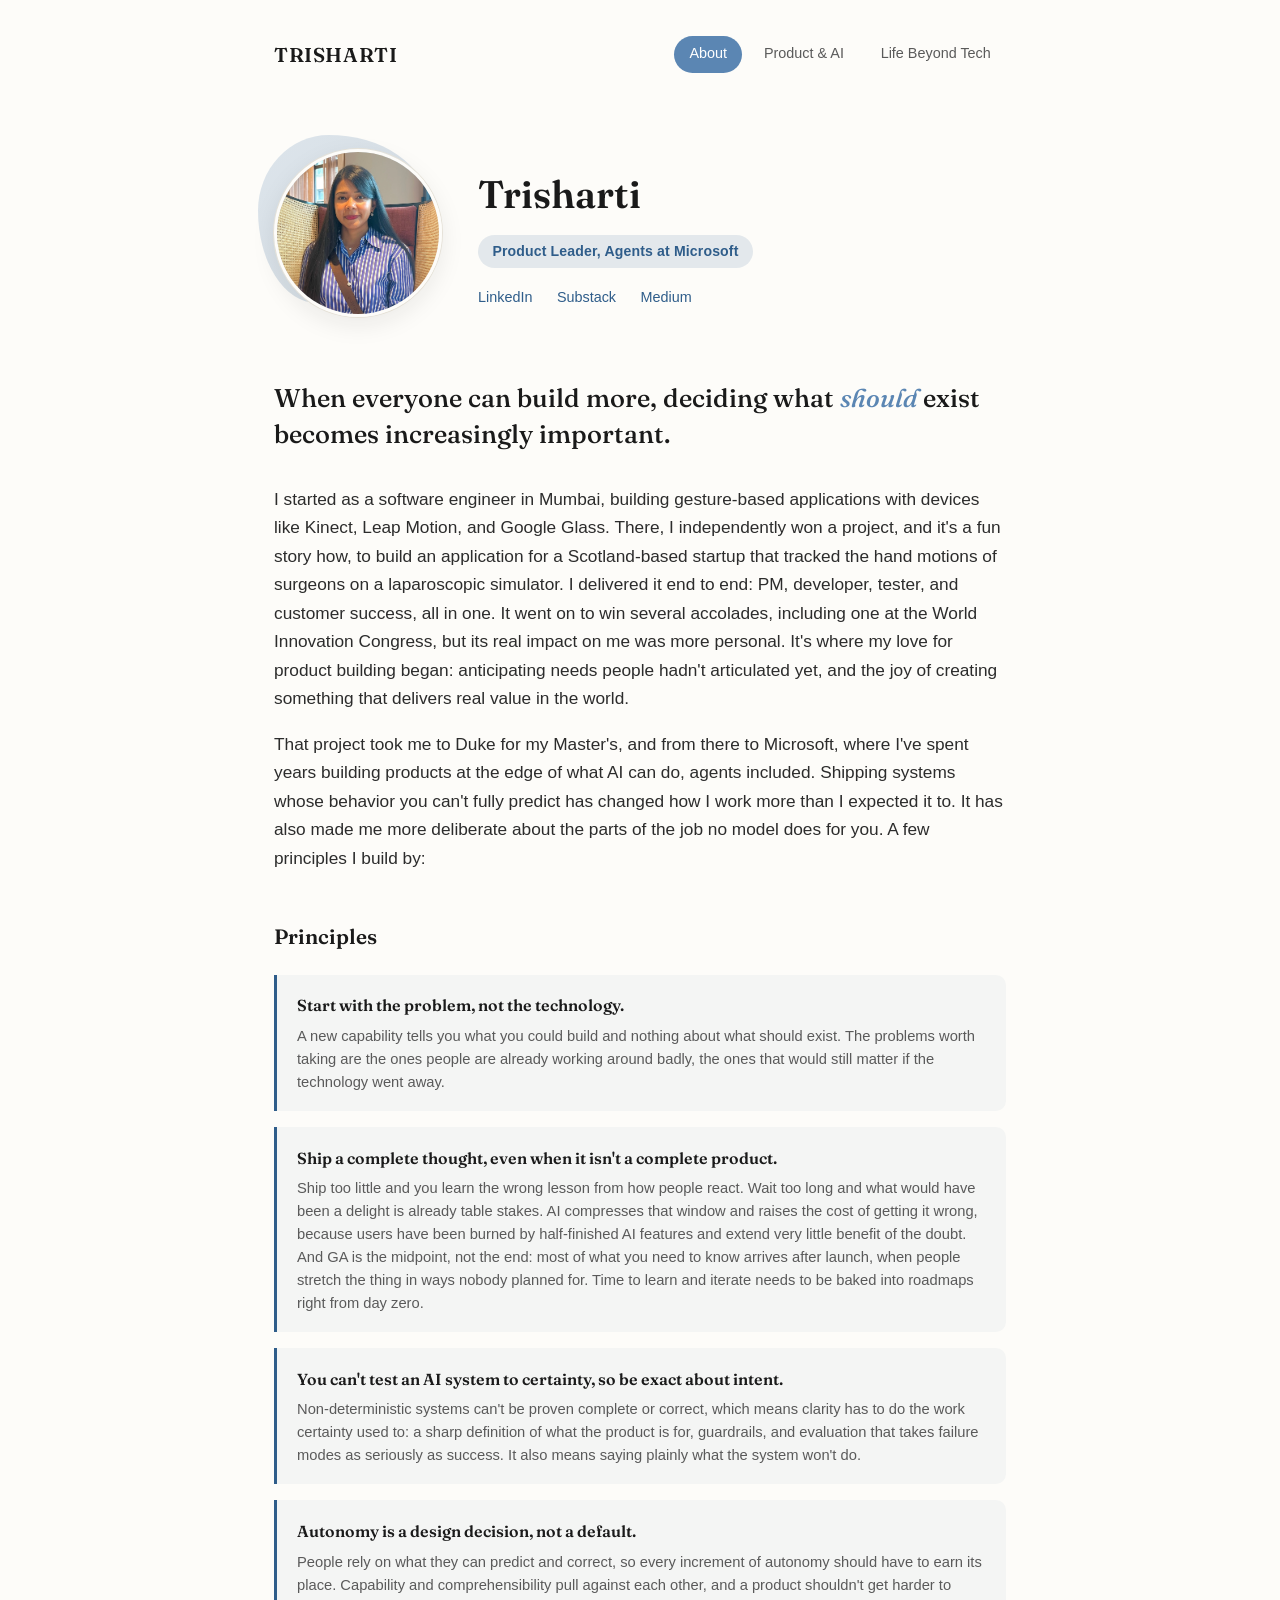
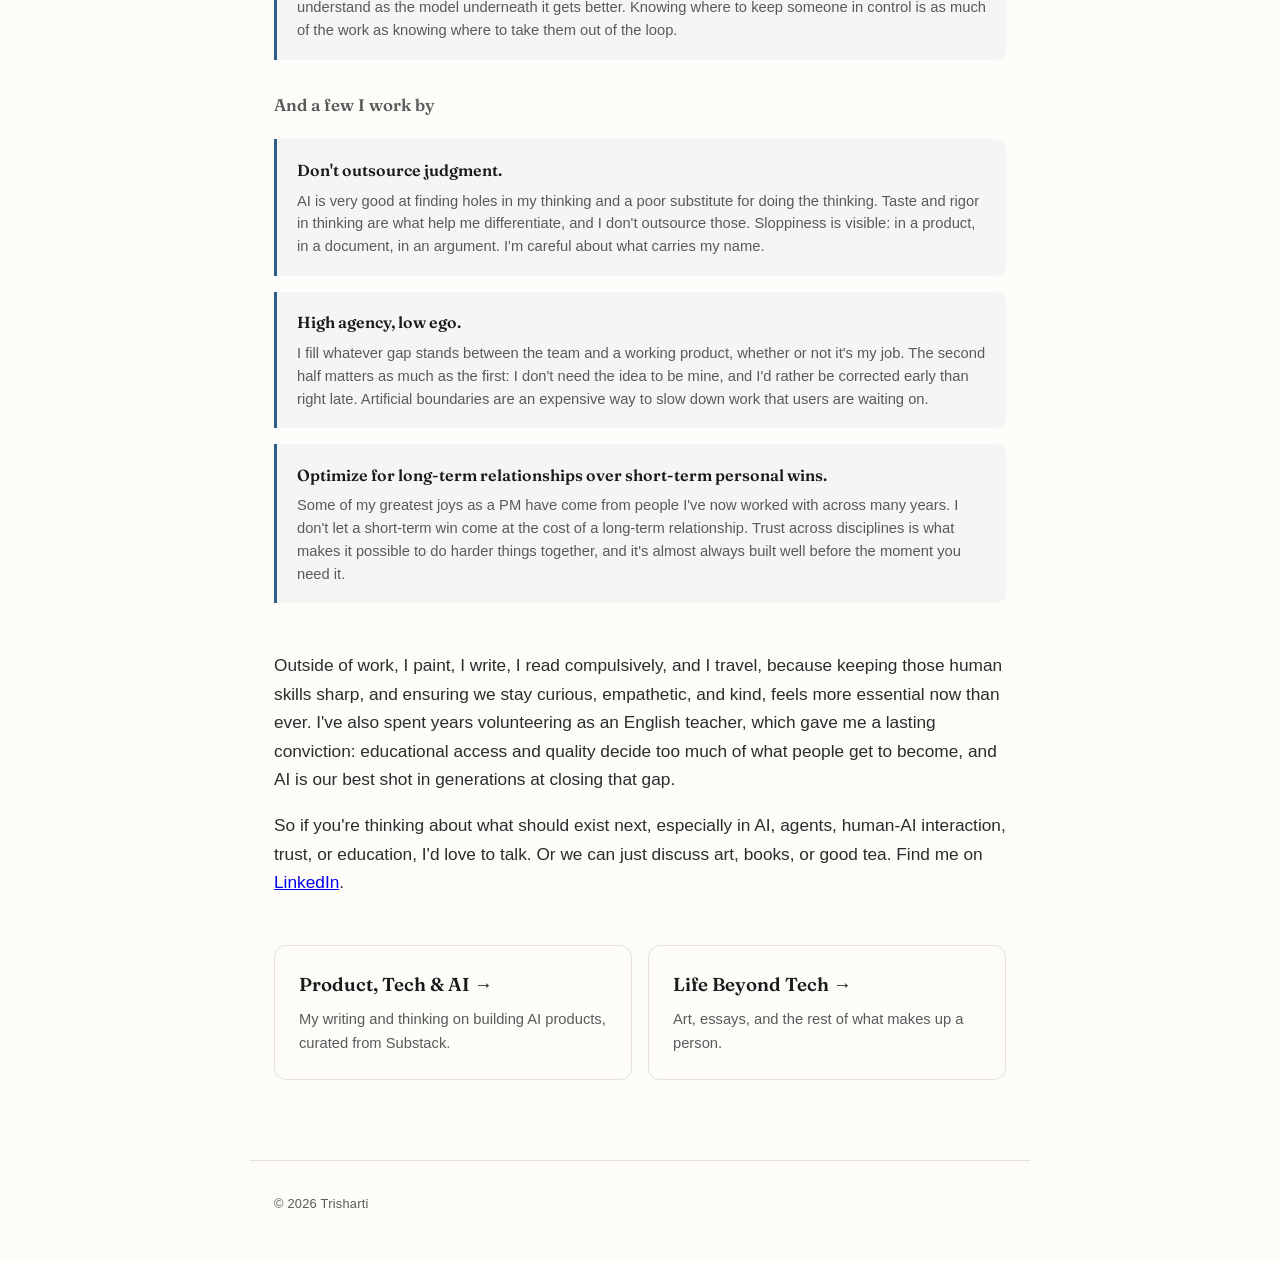
<file: index.html>
<!DOCTYPE html>
<html lang="en">
<head>
  <meta charset="UTF-8" />
  <meta name="viewport" content="width=device-width, initial-scale=1.0" />
  <title>Trisharti</title>
  <meta name="description" content="Trisharti — Product Leader, Agents at Microsoft. Writer and artist." />
  <link rel="preconnect" href="https://fonts.googleapis.com" />
  <link rel="preconnect" href="https://fonts.gstatic.com" crossorigin />
  <link href="https://fonts.googleapis.com/css2?family=Fraunces:ital,wght@0,400;0,500;0,600;1,500&display=swap" rel="stylesheet" />
  <link rel="stylesheet" href="style.css" />
  <link rel="prefetch" href="tech.html" />
  <link rel="prefetch" href="life.html" />
  <!-- Cloudflare Web Analytics -->
  <script defer src='https://static.cloudflareinsights.com/beacon.min.js' data-cf-beacon='{"token": "1f44254c5376400796b0a5fa982d9460"}'></script>
  <!-- End Cloudflare Web Analytics -->
</head>
<body>
  <header class="site-header">
    <a class="wordmark" href="index.html">TRISHARTI</a>
    <nav class="tabs">
      <a href="index.html" class="active">About</a>
      <a href="tech.html">Product &amp; AI</a>
      <a href="life.html">Life Beyond Tech</a>
    </nav>
  </header>

  <main>
    <section class="hero">
      <!-- TODO: replace with real photo at assets/portrait.jpg -->
      <div class="portrait-wrap">
        <img class="portrait" src="assets/portrait.jpg" alt="Portrait of Trisharti" />
      </div>
      <div>
        <h1>Trisharti</h1>
        <p class="role">Product Leader, Agents at Microsoft</p>
        <div class="links-row">
          <a href="https://www.linkedin.com/in/trisharti" target="_blank" rel="noopener">LinkedIn</a>
          <a href="https://substack.com/@trisharti" target="_blank" rel="noopener">Substack</a>
          <a href="https://medium.com/@trisharti" target="_blank" rel="noopener">Medium</a>
        </div>
      </div>
    </section>

    <section class="journey">
      <p class="lede">When everyone can build more, deciding what <em>should</em> exist becomes increasingly important.</p>
      <p>
        I started as a software engineer in Mumbai, building gesture-based
        applications with devices like Kinect, Leap Motion, and Google Glass.
        There, I independently won a project, and it's a fun story how, to
        build an application for a Scotland-based startup that tracked the
        hand motions of surgeons on a laparoscopic simulator. I delivered it
        end to end: PM, developer, tester, and customer success, all in one.
        It went on to win several accolades, including one at the World
        Innovation Congress, but its real impact on me was more personal.
        It's where my love for product building began: anticipating needs
        people hadn't articulated yet, and the joy of creating something that
        delivers real value in the world.
      </p>
      <p>
        That project took me to Duke for my Master's, and from there to
        Microsoft, where I've spent years building products at the edge of
        what AI can do, agents included. Shipping systems whose behavior you
        can't fully predict has changed how I work more than I expected it
        to. It has also made me more deliberate about the parts of the job
        no model does for you. A few principles I build by:
      </p>
    </section>

    <section class="principles">
      <h2>Principles</h2>
      <div class="principles-list">
        <div class="principle">
          <h3>Start with the problem, not the technology.</h3>
          <p>A new capability tells you what you could build and nothing about what should exist. The problems worth taking are the ones people are already working around badly, the ones that would still matter if the technology went away.</p>
        </div>
        <div class="principle">
          <h3>Ship a complete thought, even when it isn't a complete product.</h3>
          <p>Ship too little and you learn the wrong lesson from how people react. Wait too long and what would have been a delight is already table stakes. AI compresses that window and raises the cost of getting it wrong, because users have been burned by half-finished AI features and extend very little benefit of the doubt. And GA is the midpoint, not the end: most of what you need to know arrives after launch, when people stretch the thing in ways nobody planned for. Time to learn and iterate needs to be baked into roadmaps right from day zero.</p>
        </div>
        <div class="principle">
          <h3>You can't test an AI system to certainty, so be exact about intent.</h3>
          <p>Non-deterministic systems can't be proven complete or correct, which means clarity has to do the work certainty used to: a sharp definition of what the product is for, guardrails, and evaluation that takes failure modes as seriously as success. It also means saying plainly what the system won't do.</p>
        </div>
        <div class="principle">
          <h3>Autonomy is a design decision, not a default.</h3>
          <p>People rely on what they can predict and correct, so every increment of autonomy should have to earn its place. Capability and comprehensibility pull against each other, and a product shouldn't get harder to understand as the model underneath it gets better. Knowing where to keep someone in control is as much of the work as knowing where to take them out of the loop.</p>
        </div>
      </div>

      <h3 class="principles-subhead">And a few I work by</h3>
      <div class="principles-list">
        <div class="principle">
          <h3>Don't outsource judgment.</h3>
          <p>AI is very good at finding holes in my thinking and a poor substitute for doing the thinking. Taste and rigor in thinking are what help me differentiate, and I don't outsource those. Sloppiness is visible: in a product, in a document, in an argument. I'm careful about what carries my name.</p>
        </div>
        <div class="principle">
          <h3>High agency, low ego.</h3>
          <p>I fill whatever gap stands between the team and a working product, whether or not it's my job. The second half matters as much as the first: I don't need the idea to be mine, and I'd rather be corrected early than right late. Artificial boundaries are an expensive way to slow down work that users are waiting on.</p>
        </div>
        <div class="principle">
          <h3>Optimize for long-term relationships over short-term personal wins.</h3>
          <p>Some of my greatest joys as a PM have come from people I've now worked with across many years. I don't let a short-term win come at the cost of a long-term relationship. Trust across disciplines is what makes it possible to do harder things together, and it's almost always built well before the moment you need it.</p>
        </div>
      </div>
    </section>

    <section class="journey">
      <p>
        Outside of work, I paint, I write, I read compulsively, and I
        travel, because keeping those human skills sharp, and ensuring we
        stay curious, empathetic, and kind, feels more essential now than
        ever. I've also
        spent years volunteering as an English teacher, which gave me a
        lasting conviction: educational access and quality decide too much
        of what people get to become, and AI is our best shot in
        generations at closing that gap.
      </p>
      <p>
        So if you're thinking about what should exist next, especially in
        AI, agents, human-AI interaction, trust, or education, I'd love to
        talk. Or we can just discuss art, books, or good tea. Find me on
        <a href="https://www.linkedin.com/in/trisharti" target="_blank" rel="noopener">LinkedIn</a>.
      </p>
    </section>

    <div class="tab-cta">
      <a class="tab-card" href="tech.html">
        <h3>Product, Tech &amp; AI →</h3>
        <p>My writing and thinking on building AI products, curated from Substack.</p>
      </a>
      <a class="tab-card" href="life.html">
        <h3>Life Beyond Tech →</h3>
        <p>Art, essays, and the rest of what makes up a person.</p>
      </a>
    </div>
  </main>

  <footer class="site-footer">
    &copy; <span id="year"></span> Trisharti
  </footer>
  <script>document.getElementById('year').textContent = new Date().getFullYear();</script>
</body>
</html>
</file>
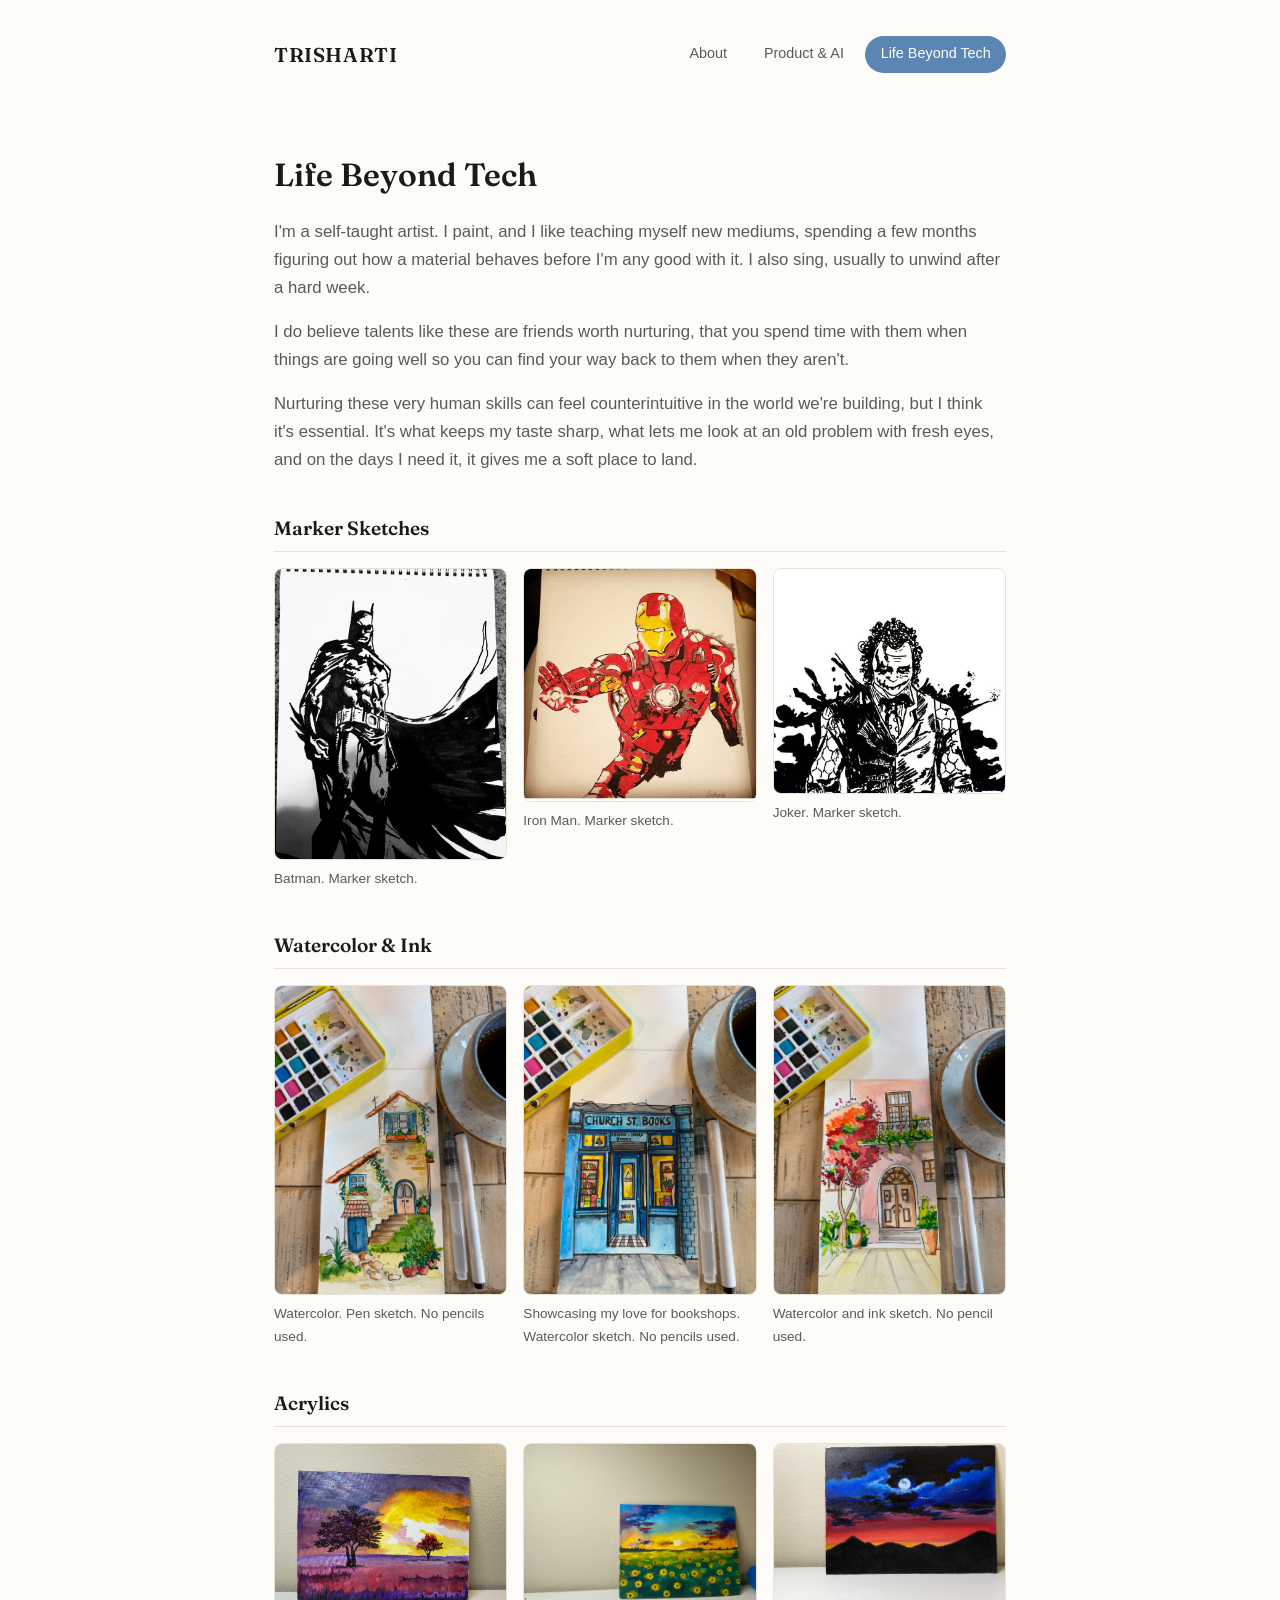
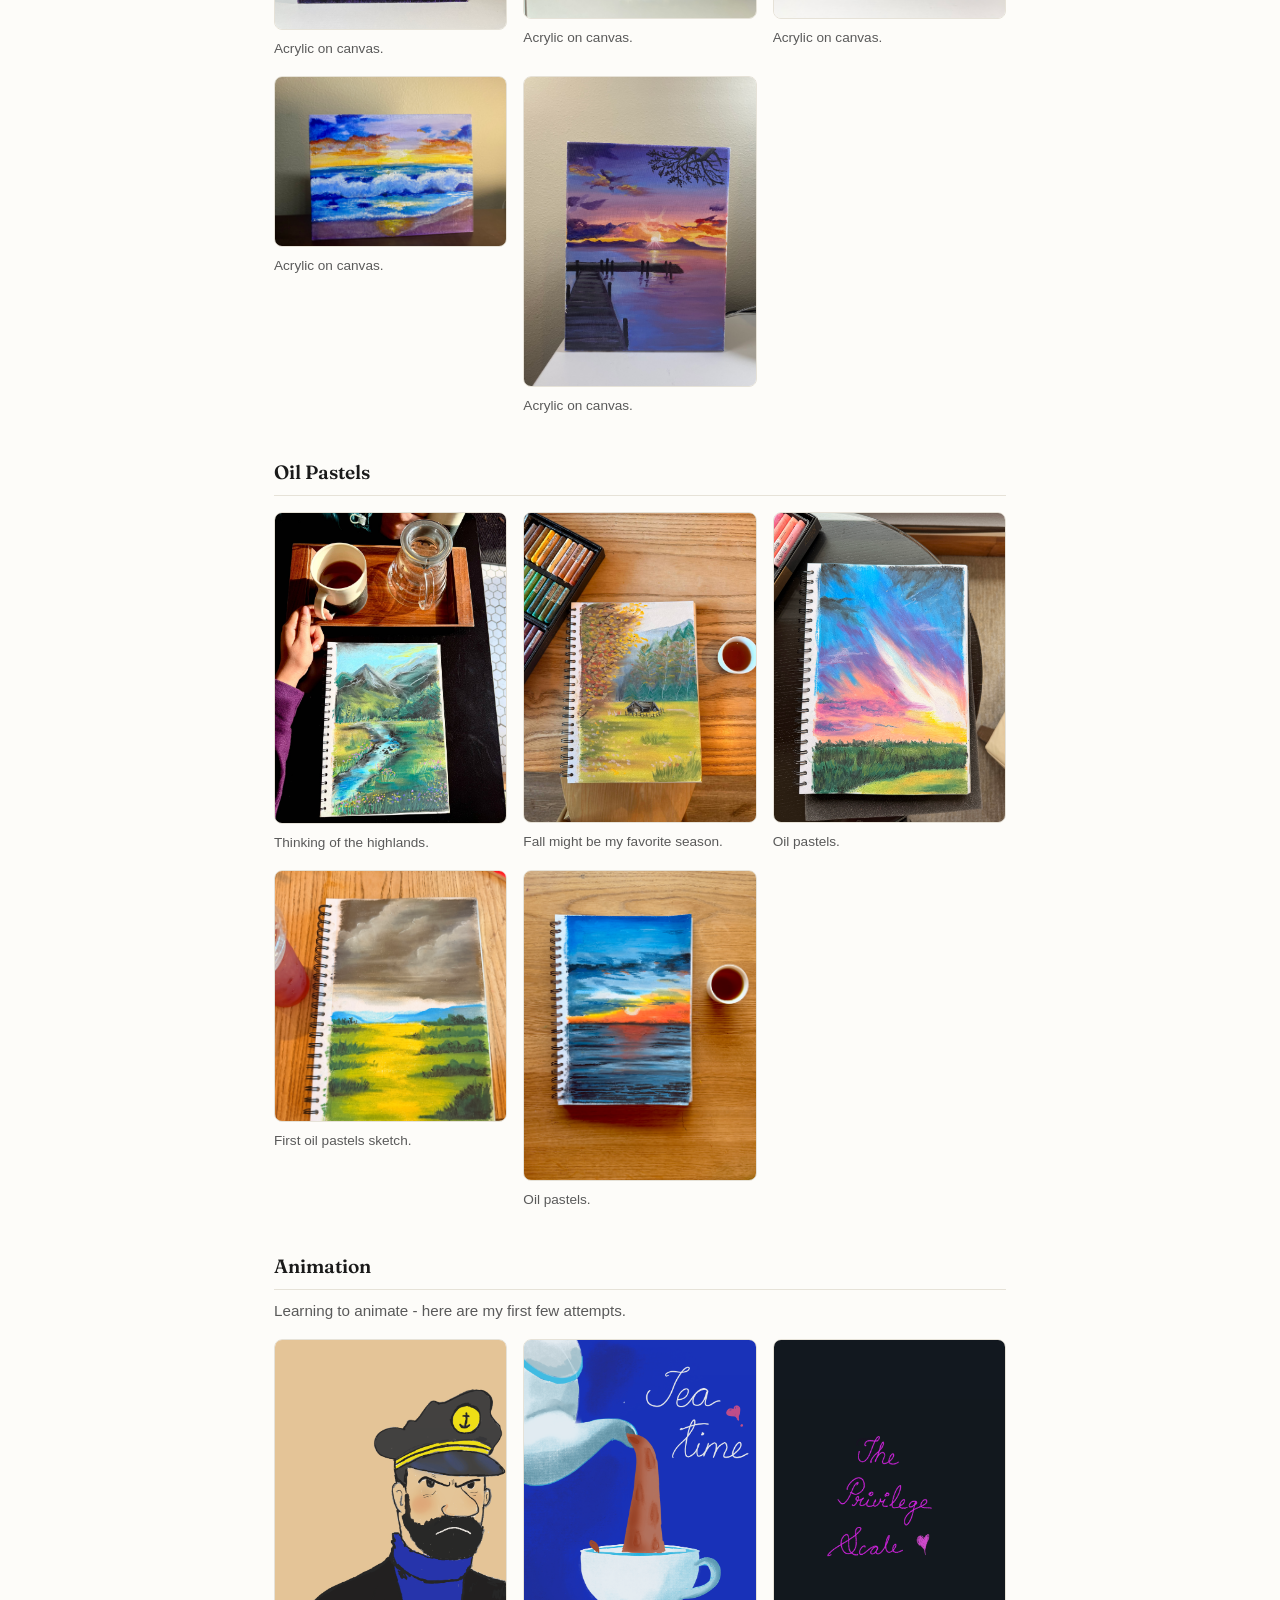
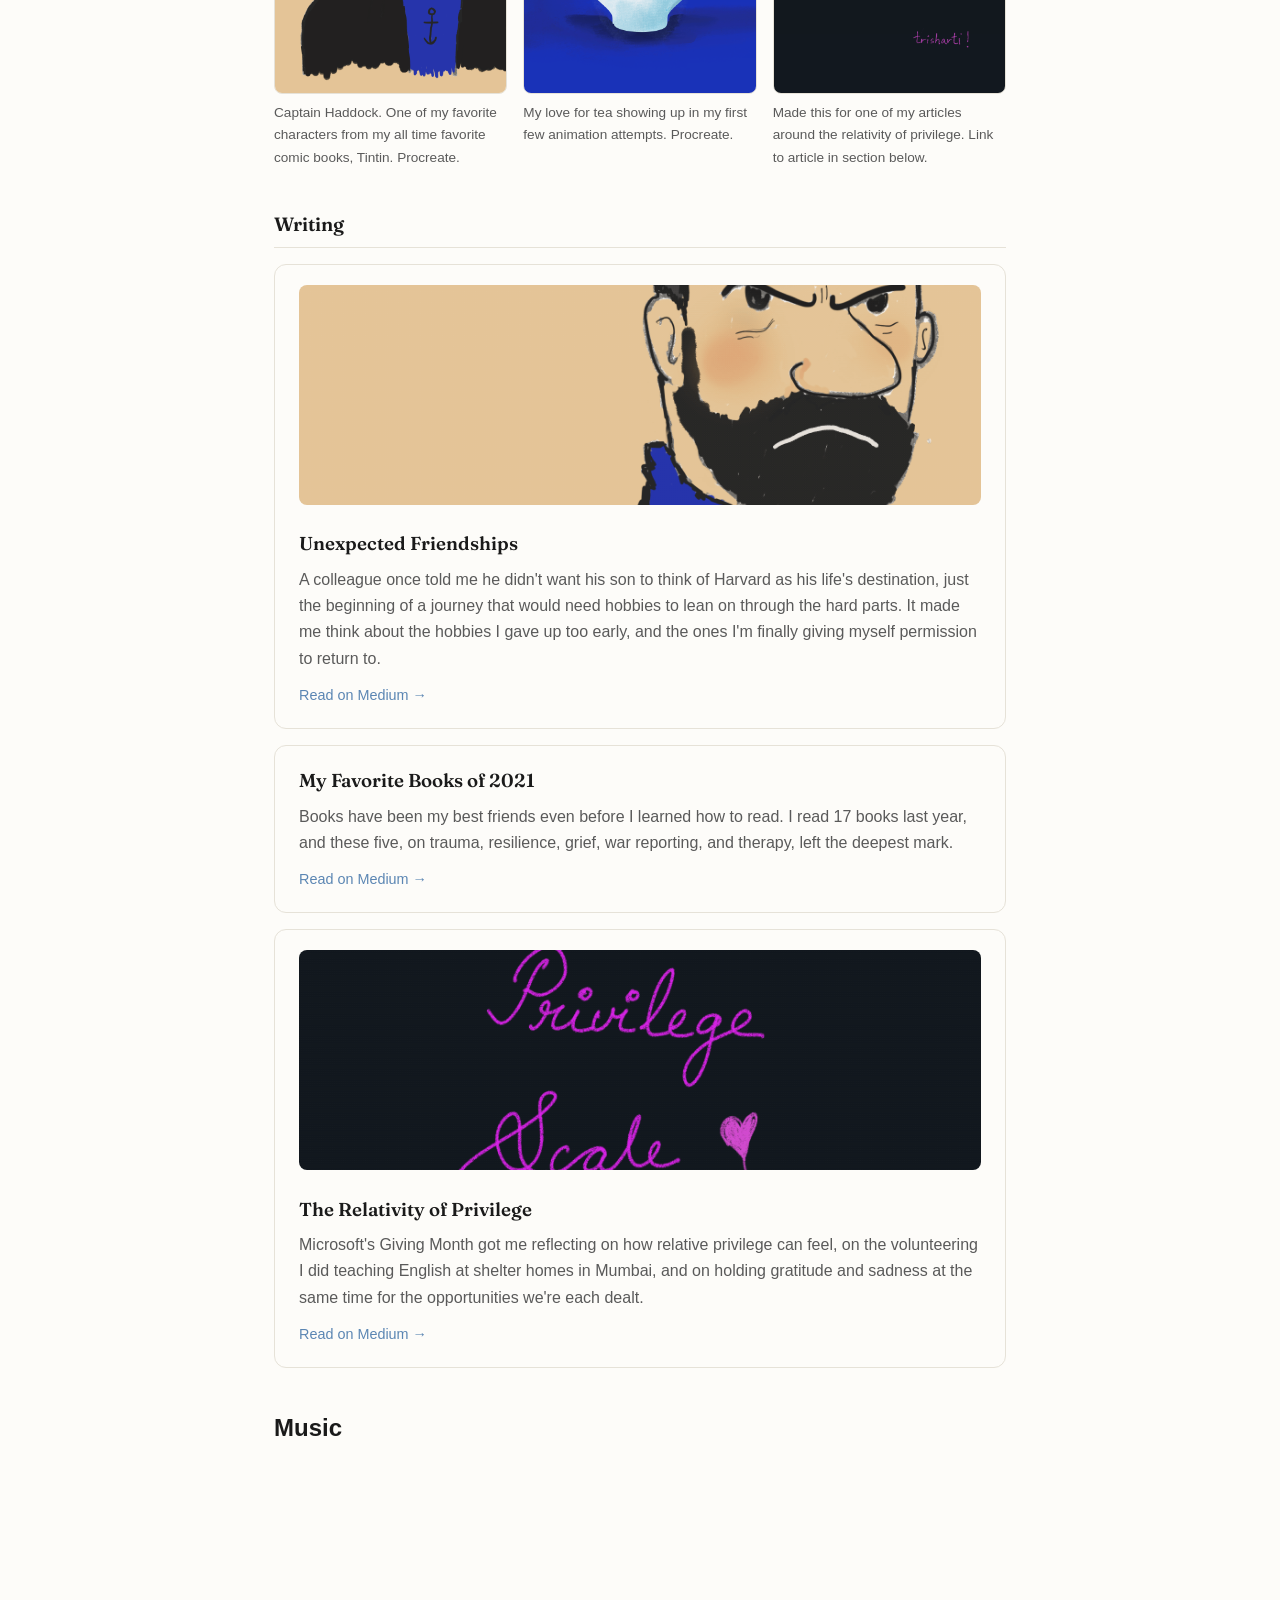
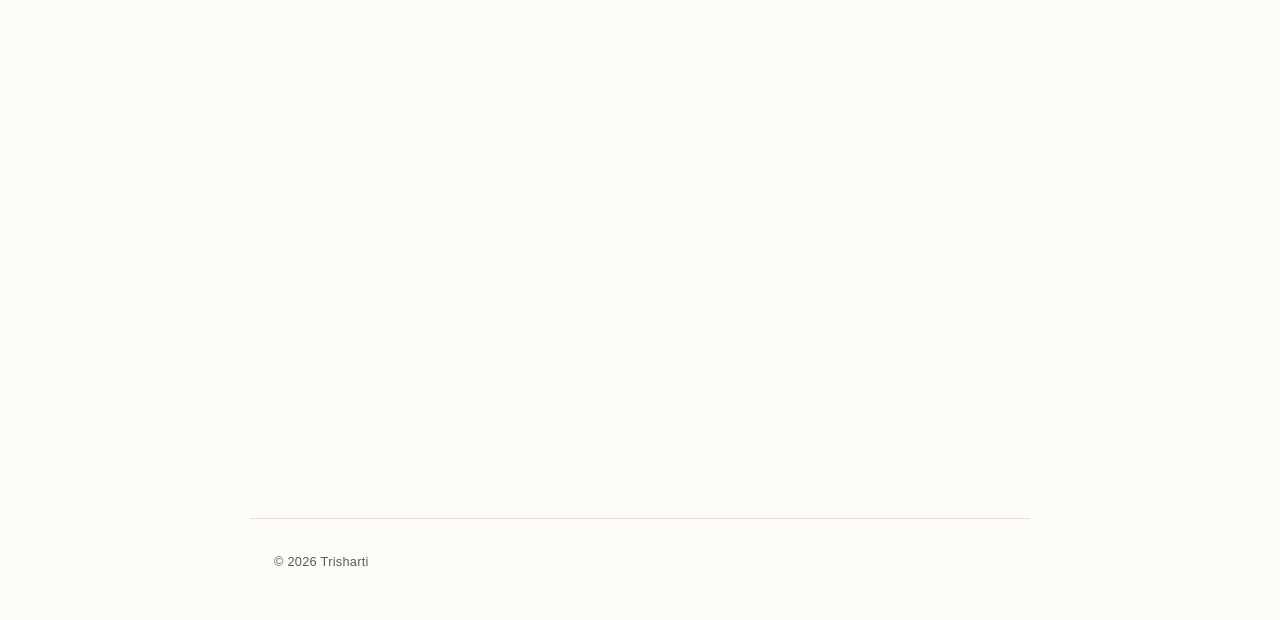
<file: life.html>
<!DOCTYPE html>
<html lang="en">
<head>
  <meta charset="UTF-8" />
  <meta name="viewport" content="width=device-width, initial-scale=1.0" />
  <title>Life Beyond Tech — Trisharti</title>
  <link rel="preconnect" href="https://fonts.googleapis.com" />
  <link rel="preconnect" href="https://fonts.gstatic.com" crossorigin />
  <link href="https://fonts.googleapis.com/css2?family=Fraunces:ital,wght@0,400;0,500;0,600;1,500&display=swap" rel="stylesheet" />
  <link rel="stylesheet" href="style.css" />
  <link rel="prefetch" href="index.html" />
  <link rel="prefetch" href="tech.html" />
  <!-- Cloudflare Web Analytics -->
  <script defer src='https://static.cloudflareinsights.com/beacon.min.js' data-cf-beacon='{"token": "1f44254c5376400796b0a5fa982d9460"}'></script>
  <!-- End Cloudflare Web Analytics -->
</head>
<body>
  <header class="site-header">
    <a class="wordmark" href="index.html">TRISHARTI</a>
    <nav class="tabs">
      <a href="index.html">About</a>
      <a href="tech.html">Product &amp; AI</a>
      <a href="life.html" class="active">Life Beyond Tech</a>
    </nav>
  </header>

  <main>
    <section class="page-intro">
      <h1>Life Beyond Tech</h1>
      <p>
        I'm a self-taught artist. I paint, and I like teaching myself new
        mediums, spending a few months figuring out how a material behaves
        before I'm any good with it. I also sing, usually to unwind after a
        hard week.
      </p>
      <p>
        I do believe talents like these are friends worth nurturing, that you
        spend time with them when things are going well so you can find your
        way back to them when they aren't.
      </p>
      <p>
        Nurturing these very human skills can feel counterintuitive in the
        world we're building, but I think it's essential. It's what keeps my
        taste sharp, what lets me look at an old problem with fresh eyes, and
        on the days I need it, it gives me a soft place to land.
      </p>
    </section>

    <section class="art-grid-group">
      <h2>Marker Sketches</h2>
      <!-- TODO: add more art files to assets/art/ and reference them here -->
      <div class="art-grid">
        <figure>
          <img src="assets/art/batman-marker.jpg" alt="Batman marker sketch" />
          <figcaption>Batman. Marker sketch.</figcaption>
        </figure>
        <figure>
          <img src="assets/art/ironman-marker.jpg" alt="Iron Man marker sketch" />
          <figcaption>Iron Man. Marker sketch.</figcaption>
        </figure>
        <figure>
          <img src="assets/art/joker-marker.jpg" alt="Joker marker sketch" />
          <figcaption>Joker. Marker sketch.</figcaption>
        </figure>
      </div>
    </section>

    <section class="art-grid-group">
      <h2>Watercolor &amp; Ink</h2>
      <div class="art-grid">
        <figure>
          <img src="assets/art/watercolor-pen.jpg" alt="Pen and watercolor sketch" />
          <figcaption>Watercolor. Pen sketch. No pencils used.</figcaption>
        </figure>
        <figure>
          <img src="assets/art/piece-2.jpg" alt="Church Street Books watercolor sketch" />
          <figcaption>Showcasing my love for bookshops. Watercolor sketch. No pencils used.</figcaption>
        </figure>
        <figure>
          <img src="assets/art/watercolor-ink-2.jpg" alt="Watercolor and ink sketch" />
          <figcaption>Watercolor and ink sketch. No pencil used.</figcaption>
        </figure>
      </div>
    </section>

    <section class="art-grid-group">
      <h2>Acrylics</h2>
      <div class="art-grid">
        <figure>
          <img src="assets/art/acrylic-1.jpg" alt="Acrylic on canvas painting 1" />
          <figcaption>Acrylic on canvas.</figcaption>
        </figure>
        <figure>
          <img src="assets/art/acrylic-2.jpg" alt="Acrylic on canvas painting 2" />
          <figcaption>Acrylic on canvas.</figcaption>
        </figure>
        <figure>
          <img src="assets/art/acrylic-3.jpg" alt="Acrylic on canvas painting 3" />
          <figcaption>Acrylic on canvas.</figcaption>
        </figure>
        <figure>
          <img src="assets/art/acrylic-4.jpg" alt="Acrylic on canvas painting 4" />
          <figcaption>Acrylic on canvas.</figcaption>
        </figure>
        <figure>
          <img src="assets/art/acrylic-5.jpg" alt="Acrylic on canvas painting 5" />
          <figcaption>Acrylic on canvas.</figcaption>
        </figure>
      </div>
    </section>

    <section class="art-grid-group">
      <h2>Oil Pastels</h2>
      <div class="art-grid">
        <figure>
          <img src="assets/art/oil-pastel-highlands.jpg" alt="Mountain stream through a flower meadow, oil pastel sketch" />
          <figcaption>Thinking of the highlands.</figcaption>
        </figure>
        <figure>
          <img src="assets/art/oil-pastel-fall.jpg" alt="Cabin in an autumn meadow, oil pastel sketch" />
          <figcaption>Fall might be my favorite season.</figcaption>
        </figure>
        <figure>
          <img src="assets/art/oil-pastel-3.jpg" alt="Colorful sunset over a field oil pastel sketch" />
          <figcaption>Oil pastels.</figcaption>
        </figure>
        <figure>
          <img src="assets/art/oil-pastel-1.jpg" alt="Oil pastel sketch" />
          <figcaption>First oil pastels sketch.</figcaption>
        </figure>
        <figure>
          <img src="assets/art/oil-pastel-2.jpg" alt="Sunset over water oil pastel sketch" />
          <figcaption>Oil pastels.</figcaption>
        </figure>
      </div>
    </section>

    <section class="art-grid-group">
      <h2>Animation</h2>
      <p class="section-subhead">Learning to animate - here are my first few attempts.</p>
      <div class="art-grid">
        <figure>
          <img src="assets/animation/animation-2.gif" alt="Captain Haddock animation" />
          <figcaption>Captain Haddock. One of my favorite characters from my all time favorite comic books, Tintin. Procreate.</figcaption>
        </figure>
        <figure>
          <img src="assets/animation/animation-3.gif" alt="Tea time animation" />
          <figcaption>My love for tea showing up in my first few animation attempts. Procreate.</figcaption>
        </figure>
        <figure>
          <img src="assets/animation/animation-1.gif" alt="The Privilege Scale title animation" />
          <figcaption>Made this for one of my articles around the relativity of privilege. Link to article in section below.</figcaption>
        </figure>
      </div>
    </section>

    <section class="art-grid-group">
      <h2>Writing</h2>

      <!-- Preview cards for now — swap in real Medium embed snippets when available -->
      <div class="medium-card">
        <img class="medium-thumb" src="assets/writing/unexpected-friendships.gif" alt="Captain Haddock illustration" />
        <h3><a href="https://medium.com/@trisharti/unexpected-friendships-857ea40e6dd5" target="_blank" rel="noopener">Unexpected Friendships</a></h3>
        <p>A colleague once told me he didn't want his son to think of Harvard as his life's destination, just the beginning of a journey that would need hobbies to lean on through the hard parts. It made me think about the hobbies I gave up too early, and the ones I'm finally giving myself permission to return to.</p>
        <a class="read-more" href="https://medium.com/@trisharti/unexpected-friendships-857ea40e6dd5" target="_blank" rel="noopener">Read on Medium →</a>
      </div>

      <div class="medium-card">
        <h3><a href="https://medium.com/@trisharti/my-favorite-books-of-2021-caaea93a84b" target="_blank" rel="noopener">My Favorite Books of 2021</a></h3>
        <p>Books have been my best friends even before I learned how to read. I read 17 books last year, and these five, on trauma, resilience, grief, war reporting, and therapy, left the deepest mark.</p>
        <a class="read-more" href="https://medium.com/@trisharti/my-favorite-books-of-2021-caaea93a84b" target="_blank" rel="noopener">Read on Medium →</a>
      </div>

      <div class="medium-card">
        <img class="medium-thumb" src="assets/writing/privilege-scale.gif" alt="The Privilege Scale title card" />
        <h3><a href="https://medium.com/@trisharti/reflections-and-hopes-f8e90184b55f" target="_blank" rel="noopener">The Relativity of Privilege</a></h3>
        <p>Microsoft's Giving Month got me reflecting on how relative privilege can feel, on the volunteering I did teaching English at shelter homes in Mumbai, and on holding gratitude and sadness at the same time for the opportunities we're each dealt.</p>
        <a class="read-more" href="https://medium.com/@trisharti/reflections-and-hopes-f8e90184b55f" target="_blank" rel="noopener">Read on Medium →</a>
      </div>

    </section>

    <section class="soundcloud-block">
      <h2>Music</h2>
      <iframe
        width="100%"
        height="166"
        scrolling="no"
        frameborder="no"
        allow="autoplay"
        src="https://w.soundcloud.com/player/?url=https%3A//soundcloud.com/trisharti-ghosh/husn&color=%23b5533c&auto_play=false&hide_related=true&show_comments=false&show_user=true&show_reposts=false&show_teaser=false">
      </iframe>
      <iframe
        width="100%"
        height="166"
        scrolling="no"
        frameborder="no"
        allow="autoplay"
        src="https://w.soundcloud.com/player/?url=https%3A//soundcloud.com/trisharti-ghosh/vienna&color=%23b5533c&auto_play=false&hide_related=true&show_comments=false&show_user=true&show_reposts=false&show_teaser=false">
      </iframe>
      <iframe
        width="100%"
        height="166"
        scrolling="no"
        frameborder="no"
        allow="autoplay"
        src="https://w.soundcloud.com/player/?url=https%3A//soundcloud.com/trisharti-ghosh/somewhere-only-we-know&color=%23b5533c&auto_play=false&hide_related=true&show_comments=false&show_user=true&show_reposts=false&show_teaser=false">
      </iframe>
    </section>
  </main>

  <footer class="site-footer">
    &copy; <span id="year"></span> Trisharti
  </footer>
  <script>document.getElementById('year').textContent = new Date().getFullYear();</script>
</body>
</html>
</file>
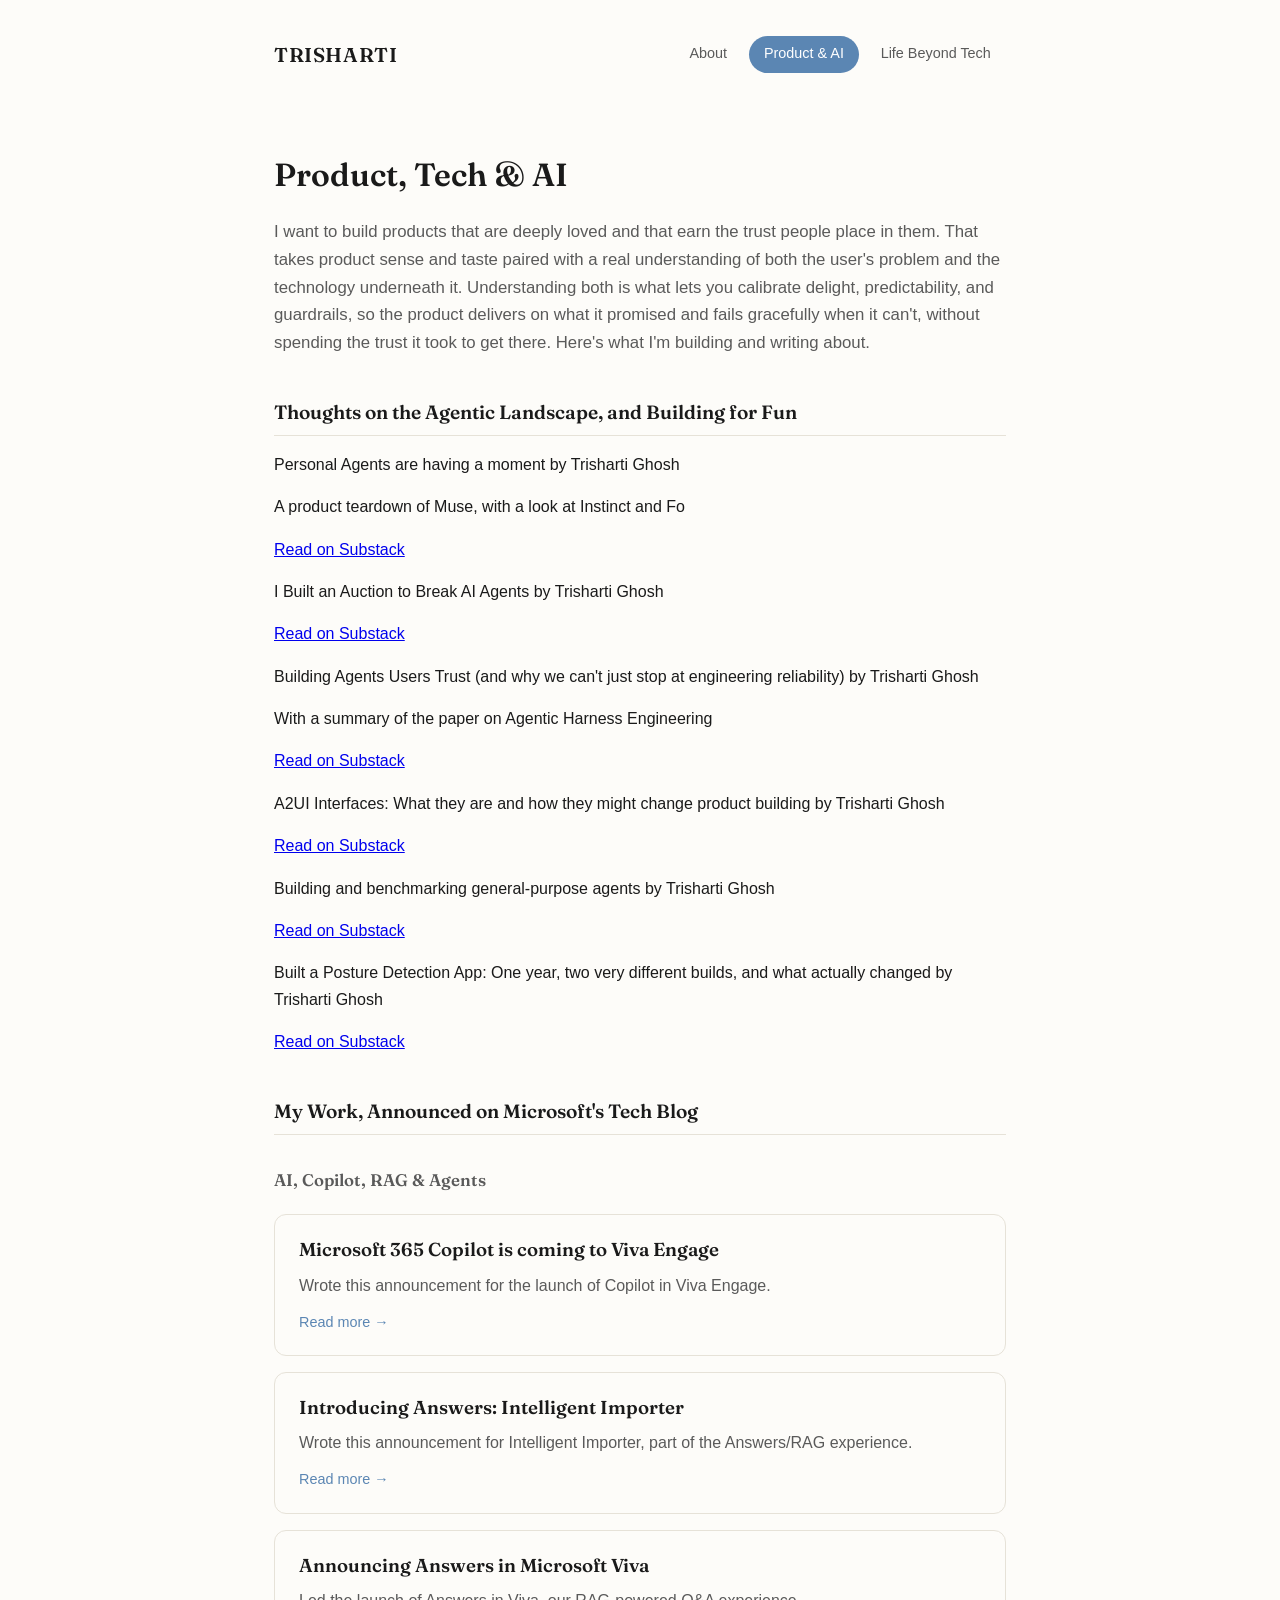
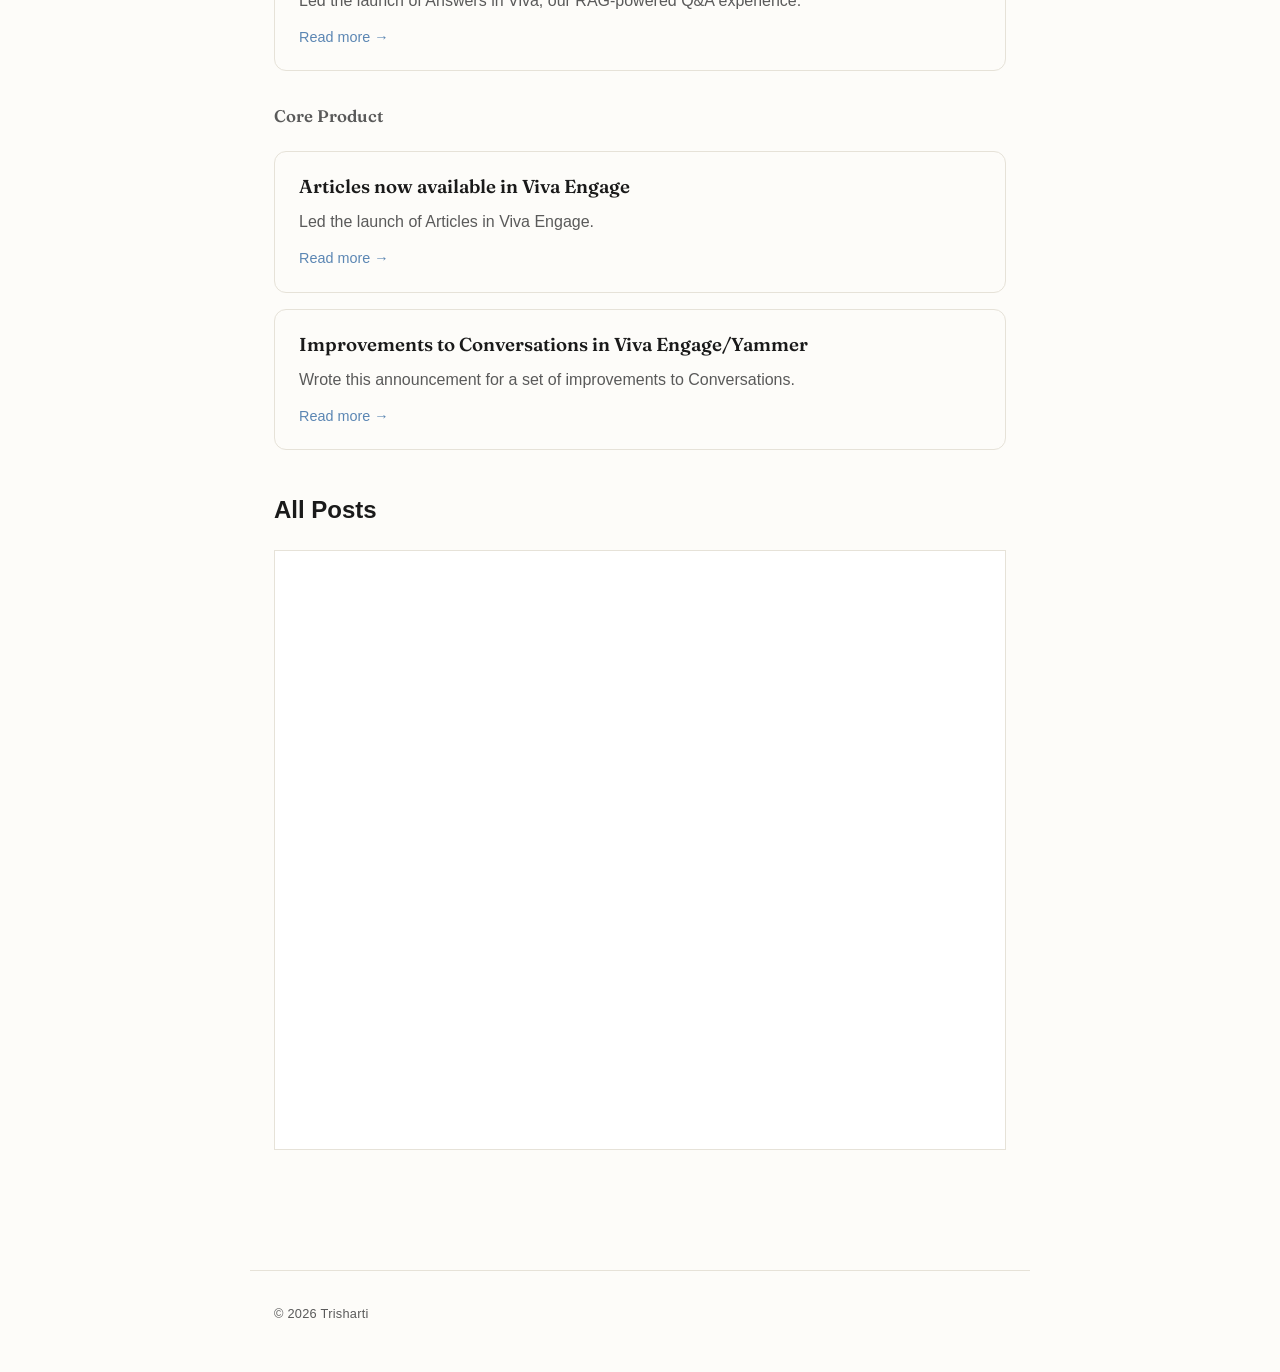
<file: tech.html>
<!DOCTYPE html>
<html lang="en">
<head>
  <meta charset="UTF-8" />
  <meta name="viewport" content="width=device-width, initial-scale=1.0" />
  <title>Product, Tech &amp; AI — Trisharti</title>
  <link rel="preconnect" href="https://fonts.googleapis.com" />
  <link rel="preconnect" href="https://fonts.gstatic.com" crossorigin />
  <link href="https://fonts.googleapis.com/css2?family=Fraunces:ital,wght@0,400;0,500;0,600;1,500&display=swap" rel="stylesheet" />
  <link rel="stylesheet" href="style.css" />
  <link rel="prefetch" href="index.html" />
  <link rel="prefetch" href="life.html" />
  <!-- Cloudflare Web Analytics -->
  <script defer src='https://static.cloudflareinsights.com/beacon.min.js' data-cf-beacon='{"token": "1f44254c5376400796b0a5fa982d9460"}'></script>
  <!-- End Cloudflare Web Analytics -->
</head>
<body>
  <header class="site-header">
    <a class="wordmark" href="index.html">TRISHARTI</a>
    <nav class="tabs">
      <a href="index.html">About</a>
      <a href="tech.html" class="active">Product &amp; AI</a>
      <a href="life.html">Life Beyond Tech</a>
    </nav>
  </header>

  <main>
    <section class="page-intro">
      <h1>Product, Tech &amp; AI</h1>
      <p>
        I want to build products that are deeply loved and that earn the trust
        people place in them. That takes product sense and taste paired with a
        real understanding of both the user's problem and the technology
        underneath it. Understanding both is what lets you calibrate delight,
        predictability, and guardrails, so the product delivers on what it
        promised and fails gracefully when it can't, without spending the
        trust it took to get there. Here's what I'm building and writing about.
      </p>
    </section>

    <section class="art-grid-group">
      <h2>Thoughts on the Agentic Landscape, and Building for Fun</h2>
      <!--
        TODO: On Substack, open a post, click Share -> More -> Embed, copy the
        snippet, and paste it here as another .substack-post-embed block as you
        publish more posts.
      -->
      <div class="substack-post-embed">
        <p lang="en">Personal Agents are having a moment by Trisharti Ghosh</p>
        <p>A product teardown of Muse, with a look at Instinct and Fo</p>
        <a data-post-link href="https://trisharti.substack.com/p/personal-agents-are-having-a-moment">Read on Substack</a>
      </div>
      <script async src="https://substack.com/embedjs/embed.js" charset="utf-8"></script>

      <div class="substack-post-embed">
        <p lang="en">I Built an Auction to Break AI Agents by Trisharti Ghosh</p>
        <p></p>
        <a data-post-link href="https://trisharti.substack.com/p/auctions-bidding-agents-and-the-question">Read on Substack</a>
      </div>
      <script async src="https://substack.com/embedjs/embed.js" charset="utf-8"></script>

      <div class="substack-post-embed">
        <p lang="en">Building Agents Users Trust (and why we can't just stop at engineering reliability) by Trisharti Ghosh</p>
        <p>With a summary of the paper on Agentic Harness Engineering</p>
        <a data-post-link href="https://trisharti.substack.com/p/building-agents-users-trust-and-why">Read on Substack</a>
      </div>
      <script async src="https://substack.com/embedjs/embed.js" charset="utf-8"></script>

      <div class="substack-post-embed">
        <p lang="en">A2UI Interfaces: What they are and how they might change product building by Trisharti Ghosh</p>
        <p></p>
        <a data-post-link href="https://trisharti.substack.com/p/a2ui-interfaces-what-they-are-and">Read on Substack</a>
      </div>
      <script async src="https://substack.com/embedjs/embed.js" charset="utf-8"></script>

      <div class="substack-post-embed">
        <p lang="en">Building and benchmarking general-purpose agents by Trisharti Ghosh</p>
        <p></p>
        <a data-post-link href="https://trisharti.substack.com/p/building-and-benchmarking-general">Read on Substack</a>
      </div>
      <script async src="https://substack.com/embedjs/embed.js" charset="utf-8"></script>

      <div class="substack-post-embed">
        <p lang="en">Built a Posture Detection App: One year, two very different builds, and what actually changed by Trisharti Ghosh</p>
        <p></p>
        <a data-post-link href="https://trisharti.substack.com/p/built-a-posture-detection-app-one">Read on Substack</a>
      </div>
      <script async src="https://substack.com/embedjs/embed.js" charset="utf-8"></script>
    </section>

    <section class="art-grid-group">
      <h2>My Work, Announced on Microsoft's Tech Blog</h2>
      <h3 class="principles-subhead">AI, Copilot, RAG &amp; Agents</h3>
      <div class="medium-card">
        <h3><a href="https://techcommunity.microsoft.com/blog/viva_engage_blog/microsoft-365-copilot-is-coming-to-viva-engage/4450540" target="_blank" rel="noopener">Microsoft 365 Copilot is coming to Viva Engage</a></h3>
        <p>Wrote this announcement for the launch of Copilot in Viva Engage.</p>
        <a class="read-more" href="https://techcommunity.microsoft.com/blog/viva_engage_blog/microsoft-365-copilot-is-coming-to-viva-engage/4450540" target="_blank" rel="noopener">Read more →</a>
      </div>
      <div class="medium-card">
        <h3><a href="https://techcommunity.microsoft.com/blog/viva_engage_blog/introducing-answers-intelligent-importer/4109110" target="_blank" rel="noopener">Introducing Answers: Intelligent Importer</a></h3>
        <p>Wrote this announcement for Intelligent Importer, part of the Answers/RAG experience.</p>
        <a class="read-more" href="https://techcommunity.microsoft.com/blog/viva_engage_blog/introducing-answers-intelligent-importer/4109110" target="_blank" rel="noopener">Read more →</a>
      </div>
      <div class="medium-card">
        <h3><a href="https://techcommunity.microsoft.com/blog/viva_engage_blog/announcing-answers-in-microsoft-viva/3634288" target="_blank" rel="noopener">Announcing Answers in Microsoft Viva</a></h3>
        <p>Led the launch of Answers in Viva, our RAG-powered Q&amp;A experience.</p>
        <a class="read-more" href="https://techcommunity.microsoft.com/blog/viva_engage_blog/announcing-answers-in-microsoft-viva/3634288" target="_blank" rel="noopener">Read more →</a>
      </div>

      <h3 class="principles-subhead">Core Product</h3>
      <div class="medium-card">
        <h3><a href="https://techcommunity.microsoft.com/blog/viva_engage_blog/articles-now-available-in-viva-engage/4070877" target="_blank" rel="noopener">Articles now available in Viva Engage</a></h3>
        <p>Led the launch of Articles in Viva Engage.</p>
        <a class="read-more" href="https://techcommunity.microsoft.com/blog/viva_engage_blog/articles-now-available-in-viva-engage/4070877" target="_blank" rel="noopener">Read more →</a>
      </div>
      <div class="medium-card">
        <h3><a href="https://techcommunity.microsoft.com/blog/viva_engage_blog/improvements-to-conversations-in-viva-engage-yammer/3796643" target="_blank" rel="noopener">Improvements to Conversations in Viva Engage/Yammer</a></h3>
        <p>Wrote this announcement for a set of improvements to Conversations.</p>
        <a class="read-more" href="https://techcommunity.microsoft.com/blog/viva_engage_blog/improvements-to-conversations-in-viva-engage-yammer/3796643" target="_blank" rel="noopener">Read more →</a>
      </div>
    </section>

    <section class="embed-wrap">
      <h2>All Posts</h2>
      <!--
        TODO: Replace SUBDOMAIN below with your actual Substack publication subdomain
        (Settings → Embed on Substack gives you the exact iframe code — paste it here
        in place of this placeholder to guarantee it matches your setup).
      -->
      <iframe
        src="https://trisharti.substack.com/embed"
        width="100%"
        height="600"
        style="border:1px solid var(--border); background:white;"
        frameborder="0"
        scrolling="no">
      </iframe>
    </section>
  </main>

  <footer class="site-footer">
    &copy; <span id="year"></span> Trisharti
  </footer>
  <script>document.getElementById('year').textContent = new Date().getFullYear();</script>
</body>
</html>
</file>
<file: style.css>
:root {
  --ink: #1a1a1a;
  --muted: #5a5a5a;
  --bg: #fdfcf9;
  --accent: #2f5d8a;
  --accent-warm: #5b86b3;
  --border: #e6e2d8;
  --max-width: 780px;
  --font-display: "Fraunces", Georgia, serif;
}

* { box-sizing: border-box; }

body {
  margin: 0;
  font-family: -apple-system, BlinkMacSystemFont, "Segoe UI", Helvetica, Arial, sans-serif;
  color: var(--ink);
  background: var(--bg);
  line-height: 1.65;
}

header.site-header {
  display: flex;
  justify-content: space-between;
  align-items: center;
  max-width: var(--max-width);
  margin: 0 auto;
  padding: 2.25rem 1.5rem 1.25rem;
}

header.site-header .wordmark {
  font-family: var(--font-display);
  font-weight: 600;
  font-size: 1.25rem;
  text-decoration: none;
  color: var(--ink);
  letter-spacing: 0.03em;
}

nav.tabs {
  display: flex;
  gap: 0.4rem;
}

nav.tabs a {
  text-decoration: none;
  color: var(--muted);
  font-size: 0.9rem;
  font-weight: 500;
  padding: 0.4rem 0.95rem;
  border-radius: 999px;
  transition: color 0.2s ease, background-color 0.2s ease;
}

nav.tabs a.active {
  color: #fff;
  background: var(--accent-warm);
}

nav.tabs a:hover:not(.active) {
  color: var(--ink);
  background: rgba(47, 93, 138, 0.1);
}

main {
  max-width: var(--max-width);
  margin: 0 auto;
  padding: 1rem 1.5rem 5rem;
}

.hero {
  display: flex;
  gap: 2.25rem;
  align-items: center;
  margin: 2.5rem 0 3.5rem;
}

.hero .portrait-wrap {
  position: relative;
  flex-shrink: 0;
}

.hero .portrait-wrap::before {
  content: "";
  position: absolute;
  top: -14px;
  left: -16px;
  width: 168px;
  height: 168px;
  border-radius: 42% 58% 65% 35% / 45% 40% 60% 55%;
  background: linear-gradient(135deg, var(--accent-warm), var(--accent));
  opacity: 0.2;
  z-index: 0;
}

.hero img.portrait {
  position: relative;
  z-index: 1;
  width: 168px;
  height: 168px;
  border-radius: 50%;
  object-fit: cover;
  border: 3px solid var(--bg);
  box-shadow: 0 0 0 1px var(--border), 0 8px 24px rgba(26, 26, 26, 0.08);
}

.hero h1 {
  font-family: var(--font-display);
  margin: 0 0 0.5rem;
  font-size: 2.4rem;
  font-weight: 600;
}

.hero p.role {
  display: inline-block;
  margin: 0 0 1rem;
  padding: 0.3rem 0.9rem;
  border-radius: 999px;
  background: rgba(47, 93, 138, 0.12);
  color: var(--accent);
  font-style: normal;
  font-weight: 600;
  font-size: 0.88rem;
  letter-spacing: 0.01em;
}

.links-row a {
  margin-right: 1.25rem;
  color: var(--accent);
  text-decoration: none;
  font-size: 0.9rem;
  border-bottom: 1px solid transparent;
  transition: border-color 0.2s ease;
}

.links-row a:hover { border-color: var(--accent); }

section.journey {
  margin-bottom: 3rem;
}

section.journey p {
  font-size: 1.08rem;
  color: #2c2c2c;
}

section.journey p.lede {
  font-family: var(--font-display);
  font-weight: 500;
  font-size: 1.6rem;
  line-height: 1.4;
  color: var(--ink);
  margin: 0 0 2rem;
}

section.journey p.lede em {
  font-style: italic;
  color: var(--accent-warm);
}

.principles {
  margin: 0 0 3rem;
}

.principles h2 {
  font-family: var(--font-display);
  font-weight: 600;
  font-size: 1.3rem;
  margin-bottom: 1.25rem;
}

.principles-subhead {
  font-family: var(--font-display);
  font-weight: 600;
  font-size: 1.05rem;
  color: var(--muted);
  margin: 2rem 0 1.25rem;
}

.principles-list {
  display: flex;
  flex-direction: column;
  gap: 1rem;
}

.principle {
  padding: 1.1rem 1.25rem;
  border-left: 3px solid var(--accent);
  background: rgba(47, 93, 138, 0.045);
  border-radius: 0 10px 10px 0;
}

.principle h3 {
  font-family: var(--font-display);
  font-weight: 600;
  font-size: 1rem;
  margin: 0 0 0.4rem;
  color: var(--ink);
}

.principle p {
  margin: 0;
  font-size: 0.92rem;
  color: var(--muted);
  line-height: 1.55;
}

.tab-cta {
  display: flex;
  gap: 1rem;
  margin-top: 2rem;
  flex-wrap: wrap;
}

.tab-card {
  flex: 1;
  min-width: 220px;
  border: 1px solid var(--border);
  border-radius: 12px;
  padding: 1.5rem;
  text-decoration: none;
  color: var(--ink);
  transition: box-shadow 0.2s ease, transform 0.2s ease, border-color 0.2s ease;
}

.tab-card:hover {
  box-shadow: 0 10px 28px rgba(26, 26, 26, 0.08);
  border-color: var(--accent-warm);
  transform: translateY(-2px);
}

.tab-card h3 { margin: 0 0 0.4rem; font-family: var(--font-display); font-weight: 600; }
.tab-card p { margin: 0; color: var(--muted); font-size: 0.92rem; }

.page-intro {
  margin: 2.5rem 0 2.5rem;
}

.page-intro h1 { font-family: var(--font-display); font-weight: 600; font-size: 2rem; margin-bottom: 0.6rem; }
.page-intro p { color: var(--muted); font-size: 1.05rem; }

.embed-wrap {
  margin: 2rem 0;
}

.art-grid-group {
  margin-bottom: 2.5rem;
}

.art-grid-group h2 {
  font-family: var(--font-display);
  font-weight: 600;
  font-size: 1.2rem;
  border-bottom: 1px solid var(--border);
  padding-bottom: 0.4rem;
  margin-bottom: 1rem;
}

.section-subhead {
  margin: -0.5rem 0 1rem;
  color: var(--muted);
  font-size: 0.95rem;
}

.art-grid {
  display: grid;
  grid-template-columns: repeat(auto-fill, minmax(200px, 1fr));
  gap: 1rem;
}

.art-grid figure {
  margin: 0;
  overflow: hidden;
  border-radius: 8px;
}

.art-grid img {
  width: 100%;
  border-radius: 8px;
  border: 1px solid var(--border);
  display: block;
  transition: transform 0.3s ease;
}

.art-grid figure:hover img {
  transform: scale(1.03);
}

.art-grid figcaption {
  margin-top: 0.5rem;
  font-size: 0.85rem;
  color: var(--muted);
}

.medium-card {
  border: 1px solid var(--border);
  border-radius: 12px;
  padding: 1.25rem 1.5rem;
  margin-bottom: 1rem;
  transition: box-shadow 0.2s ease;
}

.medium-card:hover {
  box-shadow: 0 8px 24px rgba(26, 26, 26, 0.06);
}

.medium-thumb {
  width: 100%;
  max-height: 220px;
  object-fit: cover;
  border-radius: 8px;
  margin-bottom: 1rem;
}

.medium-card h3 { margin: 0 0 0.4rem; font-family: var(--font-display); font-weight: 600; }
.medium-card h3 a { color: var(--ink); text-decoration: none; }
.medium-card h3 a:hover { text-decoration: underline; }
.medium-card p { margin: 0 0 0.6rem; color: var(--muted); }
.medium-card a.read-more { font-size: 0.9rem; color: var(--accent-warm); text-decoration: none; }

.substack-post-embed {
  margin-bottom: 1rem;
}

.soundcloud-block {
  margin: 2.5rem 0;
}

.soundcloud-block iframe {
  display: block;
  margin-bottom: 1rem;
}

footer.site-footer {
  max-width: var(--max-width);
  margin: 0 auto;
  padding: 2rem 1.5rem 3rem;
  color: var(--muted);
  font-size: 0.8rem;
  letter-spacing: 0.02em;
  border-top: 1px solid var(--border);
}

@media (max-width: 700px) {
  header.site-header {
    flex-direction: column;
    align-items: flex-start;
    gap: 1rem;
  }

  nav.tabs {
    flex-wrap: wrap;
  }

  .hero {
    flex-direction: column;
    align-items: flex-start;
    gap: 1.5rem;
  }

  .hero h1 {
    font-size: 1.9rem;
  }

  section.journey p.lede {
    font-size: 1.3rem;
  }

  .page-intro h1 {
    font-size: 1.6rem;
  }
}
</file>
